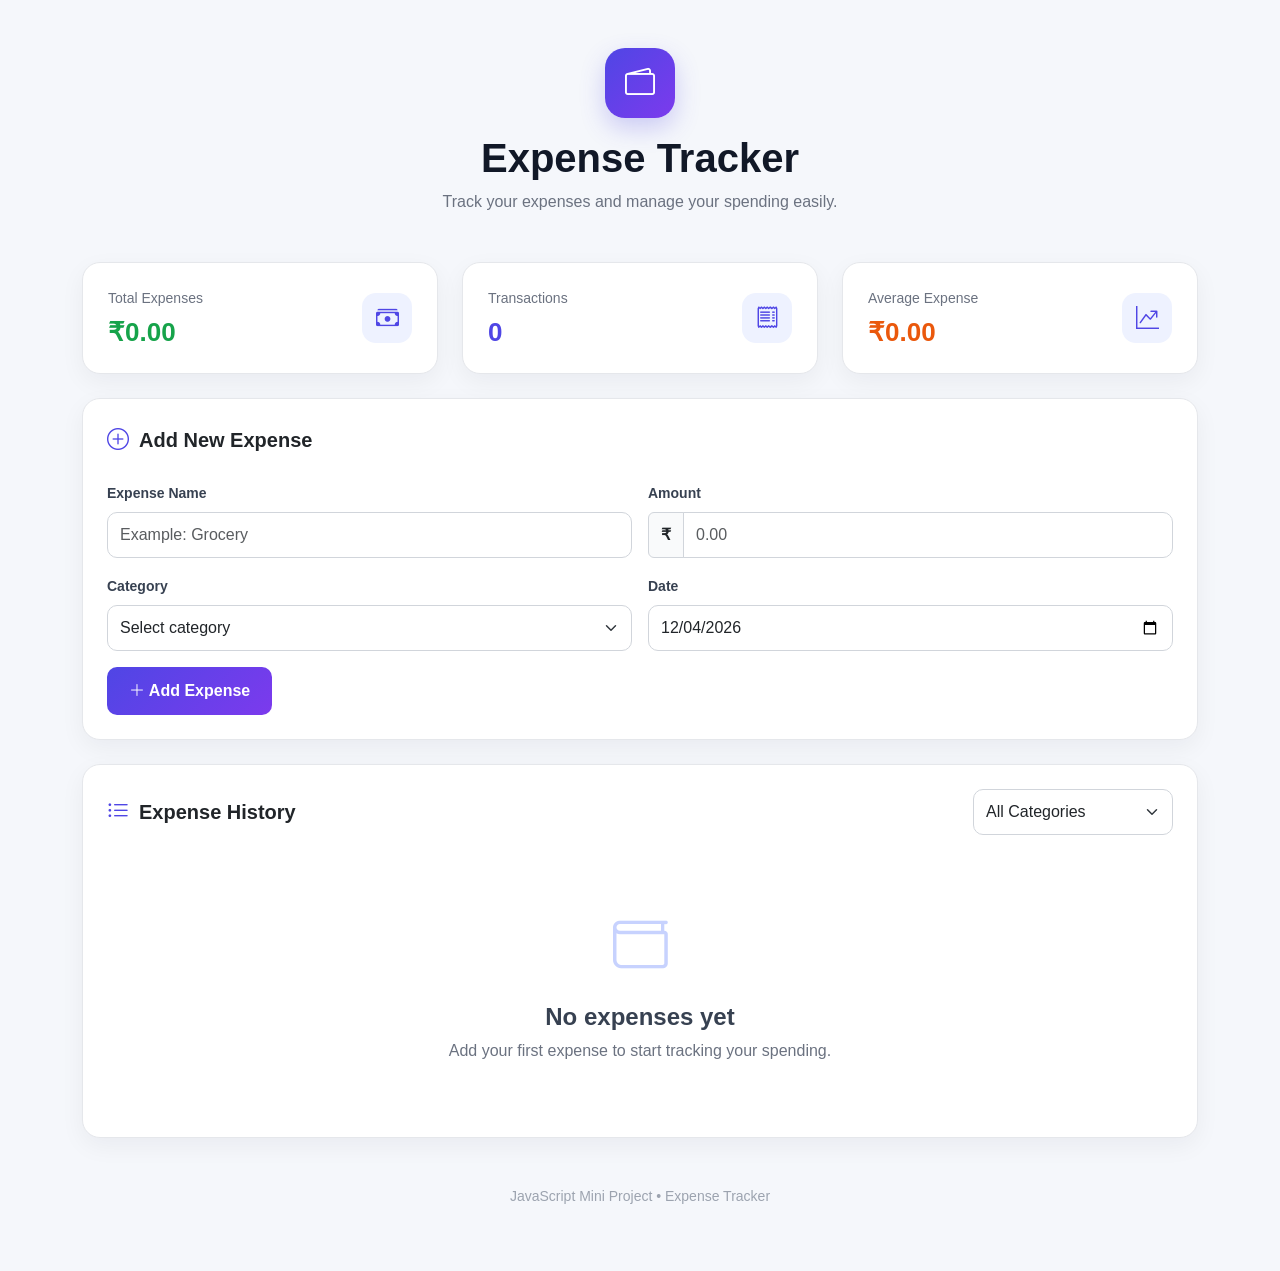
<file: expense-tracker/index.html>
<!DOCTYPE html>
<html lang="en">
<head>
    <meta charset="UTF-8">
    <meta name="viewport" content="width=device-width, initial-scale=1.0">

    <title>Expense Tracker | JavaScript Project</title>

    <link
        href="https://cdn.jsdelivr.net/npm/bootstrap@5.3.3/dist/css/bootstrap.min.css"
        rel="stylesheet"
    >

    <link
        href="https://cdn.jsdelivr.net/npm/bootstrap-icons@1.11.3/font/bootstrap-icons.css"
        rel="stylesheet"
    >

    <link rel="stylesheet" href="style.css">
</head>

<body>

    <div class="container py-5">

        <!-- Header -->
        <div class="text-center mb-5">
            <div class="app-icon">
                <i class="bi bi-wallet2"></i>
            </div>

            <h1 class="fw-bold mt-3">Expense Tracker</h1>

            <p class="text-muted">
                Track your expenses and manage your spending easily.
            </p>
        </div>


        <!-- Summary Cards -->
        <div class="row g-4 mb-4">

            <div class="col-md-4">
                <div class="summary-card total-card">
                    <div>
                        <p>Total Expenses</p>
                        <h2 id="totalAmount">₹0.00</h2>
                    </div>

                    <div class="summary-icon">
                        <i class="bi bi-cash-stack"></i>
                    </div>
                </div>
            </div>

            <div class="col-md-4">
                <div class="summary-card count-card">
                    <div>
                        <p>Transactions</p>
                        <h2 id="transactionCount">0</h2>
                    </div>

                    <div class="summary-icon">
                        <i class="bi bi-receipt"></i>
                    </div>
                </div>
            </div>

            <div class="col-md-4">
                <div class="summary-card average-card">
                    <div>
                        <p>Average Expense</p>
                        <h2 id="averageAmount">₹0.00</h2>
                    </div>

                    <div class="summary-icon">
                        <i class="bi bi-graph-up-arrow"></i>
                    </div>
                </div>
            </div>

        </div>


        <!-- Add Expense -->
        <div class="card custom-card mb-4">

            <div class="card-body p-4">

                <div class="section-title">
                    <i class="bi bi-plus-circle"></i>
                    <h3>Add New Expense</h3>
                </div>

                <form id="expenseForm">

                    <div class="row g-3">

                        <div class="col-md-6">
                            <label for="expenseName" class="form-label">
                                Expense Name
                            </label>

                            <input
                                type="text"
                                id="expenseName"
                                class="form-control"
                                placeholder="Example: Grocery"
                                required
                            >
                        </div>


                        <div class="col-md-6">
                            <label for="amount" class="form-label">
                                Amount
                            </label>

                            <div class="input-group">
                                <span class="input-group-text">₹</span>

                                <input
                                    type="number"
                                    id="amount"
                                    class="form-control"
                                    placeholder="0.00"
                                    min="0.01"
                                    step="0.01"
                                    required
                                >
                            </div>
                        </div>


                        <div class="col-md-6">
                            <label for="category" class="form-label">
                                Category
                            </label>

                            <select id="category" class="form-select" required>
                                <option value="">Select category</option>
                                <option value="Food">Food</option>
                                <option value="Transport">Transport</option>
                                <option value="Shopping">Shopping</option>
                                <option value="Bills">Bills</option>
                                <option value="Education">Education</option>
                                <option value="Entertainment">Entertainment</option>
                                <option value="Other">Other</option>
                            </select>
                        </div>


                        <div class="col-md-6">
                            <label for="date" class="form-label">
                                Date
                            </label>

                            <input
                                type="date"
                                id="date"
                                class="form-control"
                                required
                            >
                        </div>


                        <div class="col-12">
                            <button type="submit" class="btn add-btn">
                                <i class="bi bi-plus-lg"></i>
                                Add Expense
                            </button>
                        </div>

                    </div>

                </form>

            </div>

        </div>


        <!-- Expense List -->
        <div class="card custom-card">

            <div class="card-body p-4">

                <div class="expense-header">

                    <div class="section-title mb-0">
                        <i class="bi bi-list-ul"></i>
                        <h3>Expense History</h3>
                    </div>

                    <select id="filterCategory" class="form-select filter-select">
                        <option value="All">All Categories</option>
                        <option value="Food">Food</option>
                        <option value="Transport">Transport</option>
                        <option value="Shopping">Shopping</option>
                        <option value="Bills">Bills</option>
                        <option value="Education">Education</option>
                        <option value="Entertainment">Entertainment</option>
                        <option value="Other">Other</option>
                    </select>

                </div>


                <div id="emptyState" class="empty-state">

                    <i class="bi bi-wallet"></i>

                    <h4>No expenses yet</h4>

                    <p>
                        Add your first expense to start tracking your spending.
                    </p>

                </div>


                <div class="table-responsive">

                    <table class="table align-middle" id="expenseTable">

                        <thead>
                            <tr>
                                <th>Expense</th>
                                <th>Category</th>
                                <th>Date</th>
                                <th>Amount</th>
                                <th>Action</th>
                            </tr>
                        </thead>

                        <tbody id="expenseList"></tbody>

                    </table>

                </div>

            </div>

        </div>


        <footer class="text-center mt-5">
            <p>
                JavaScript Mini Project • Expense Tracker
            </p>
        </footer>

    </div>


    <script src="script.js"></script>

</body>
</html>
</file>
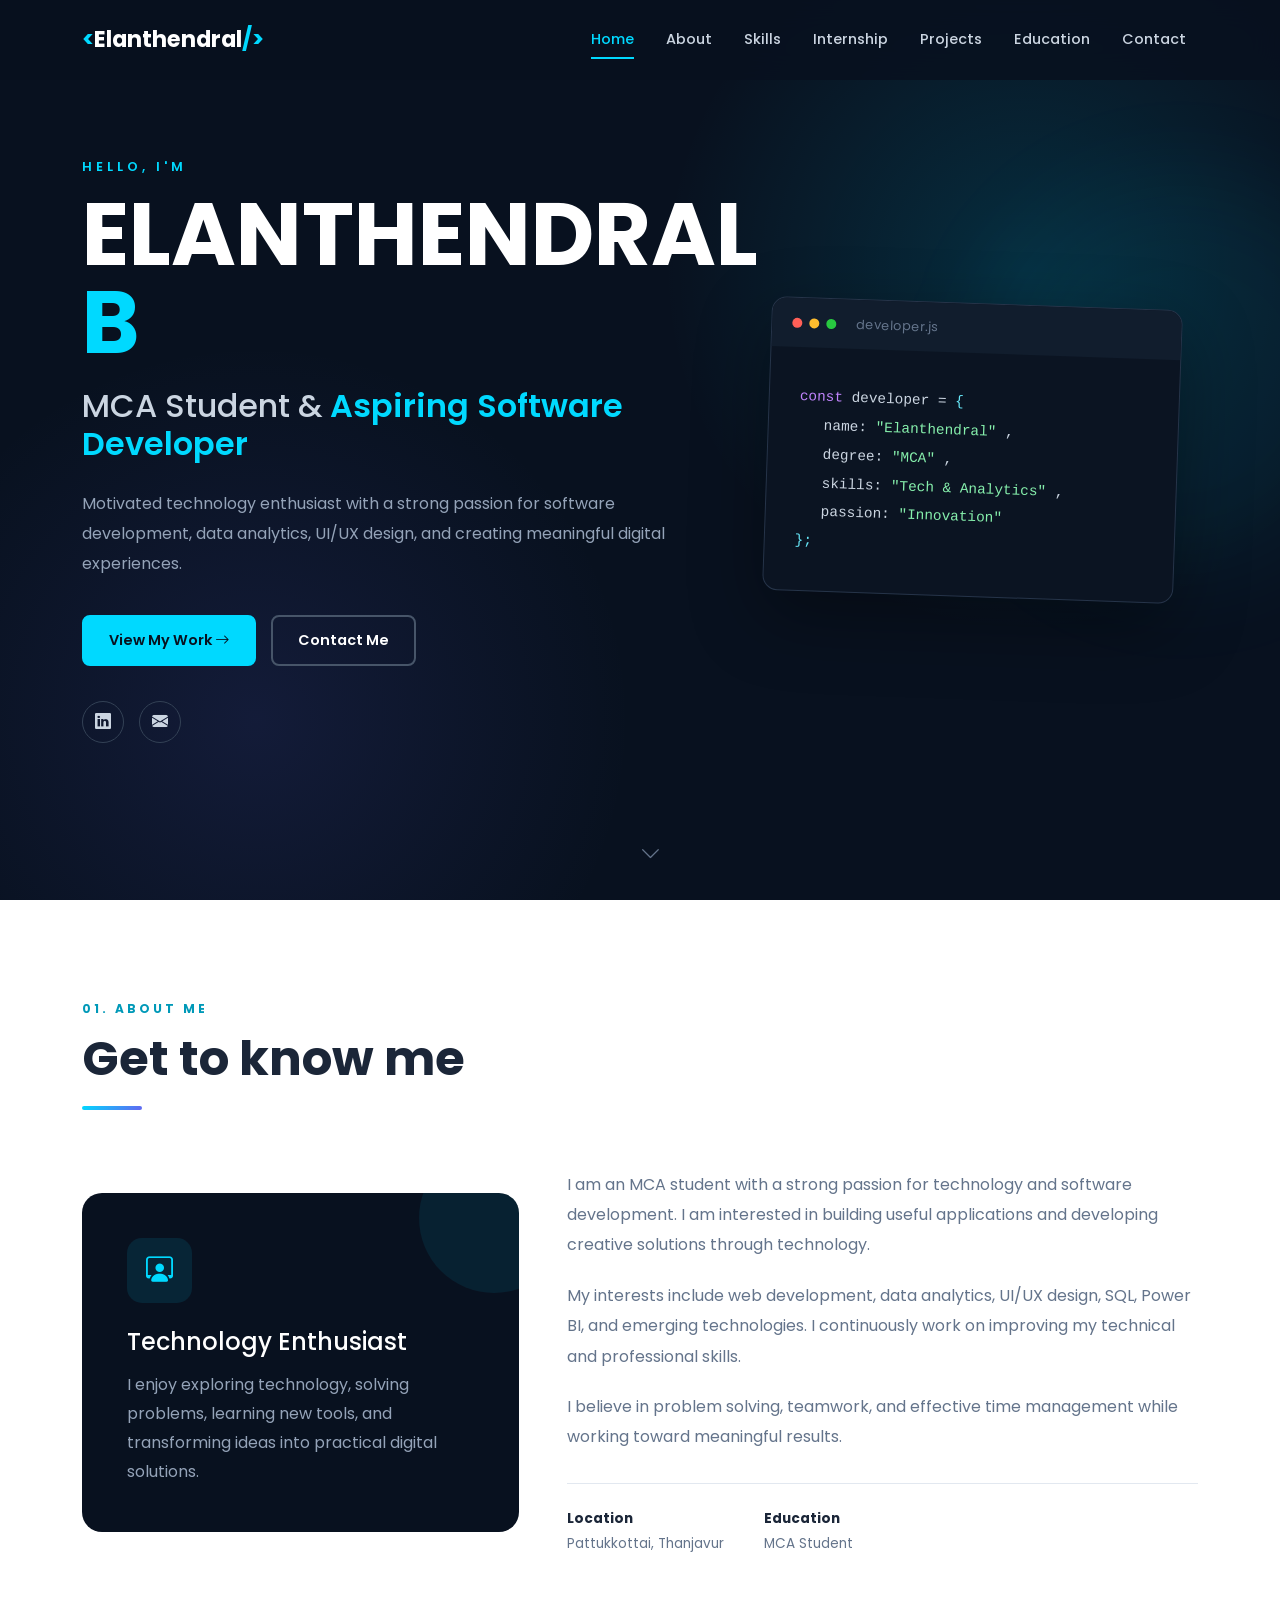
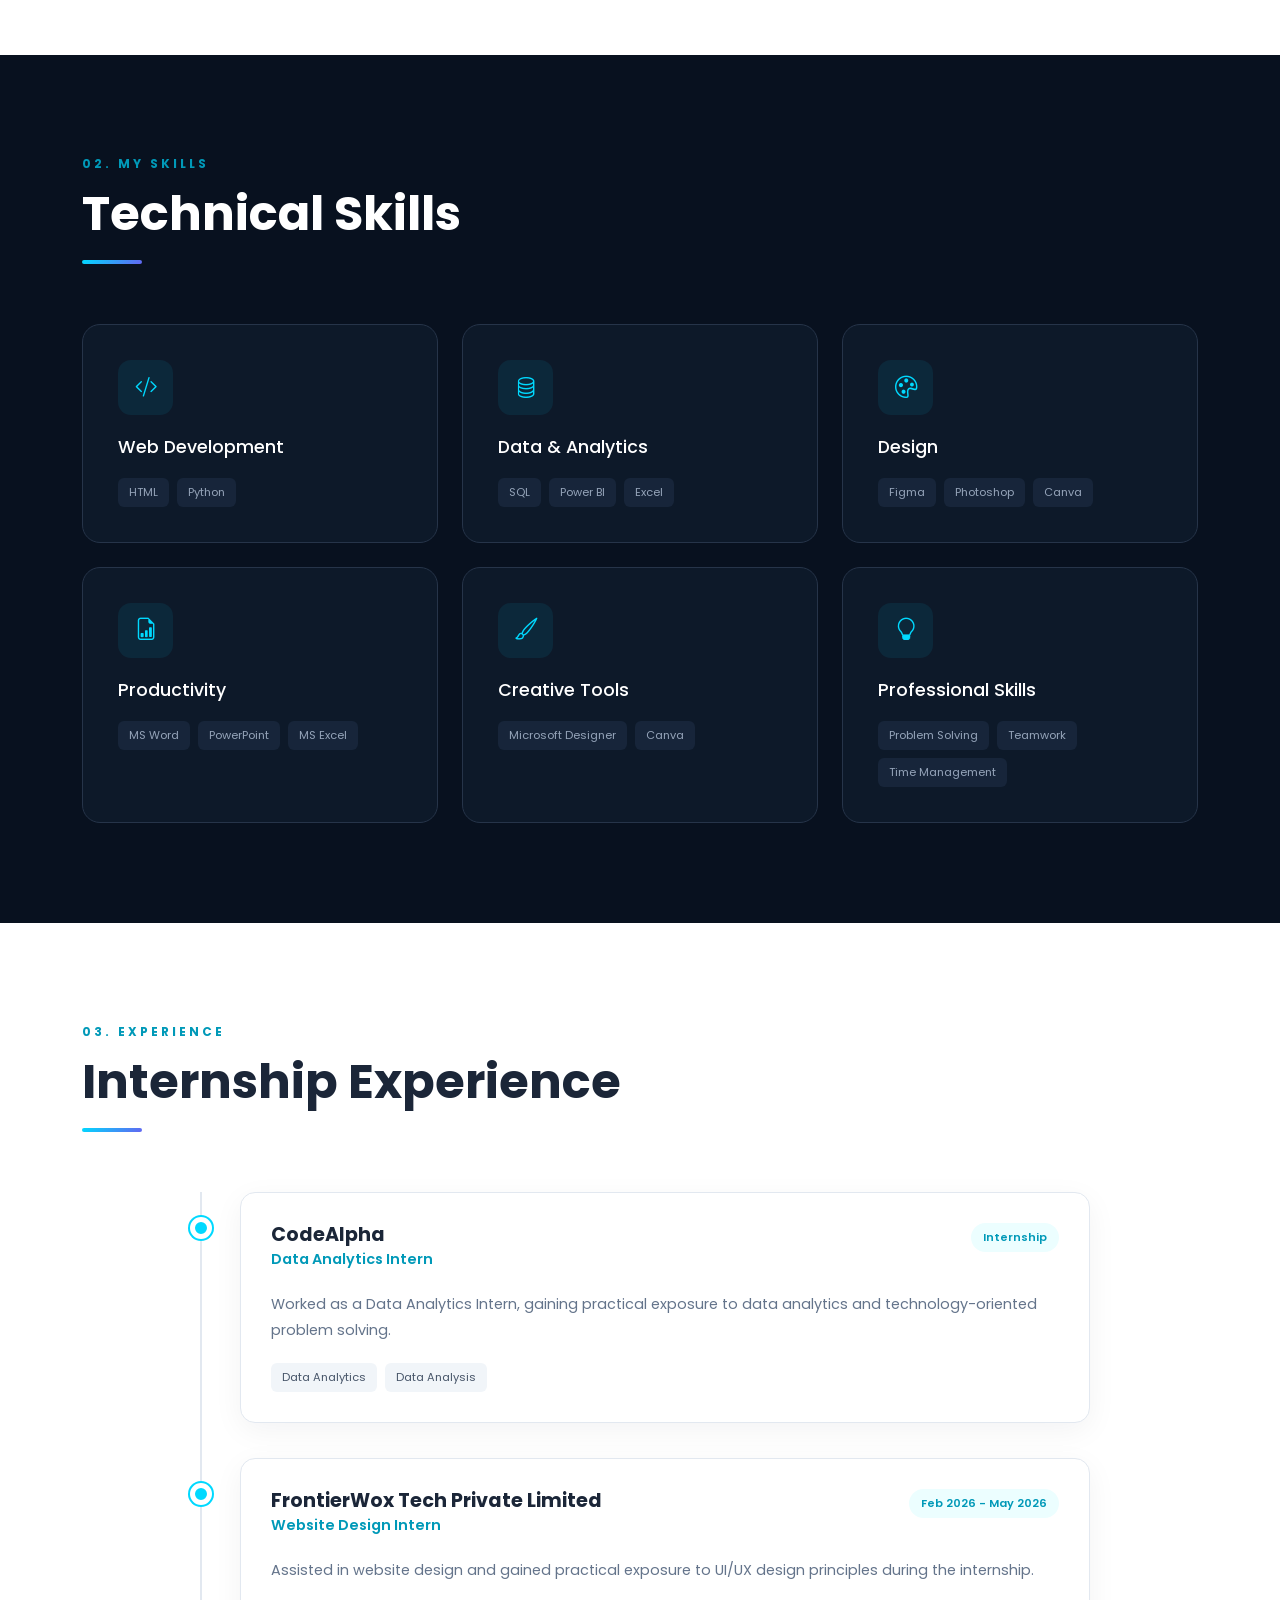
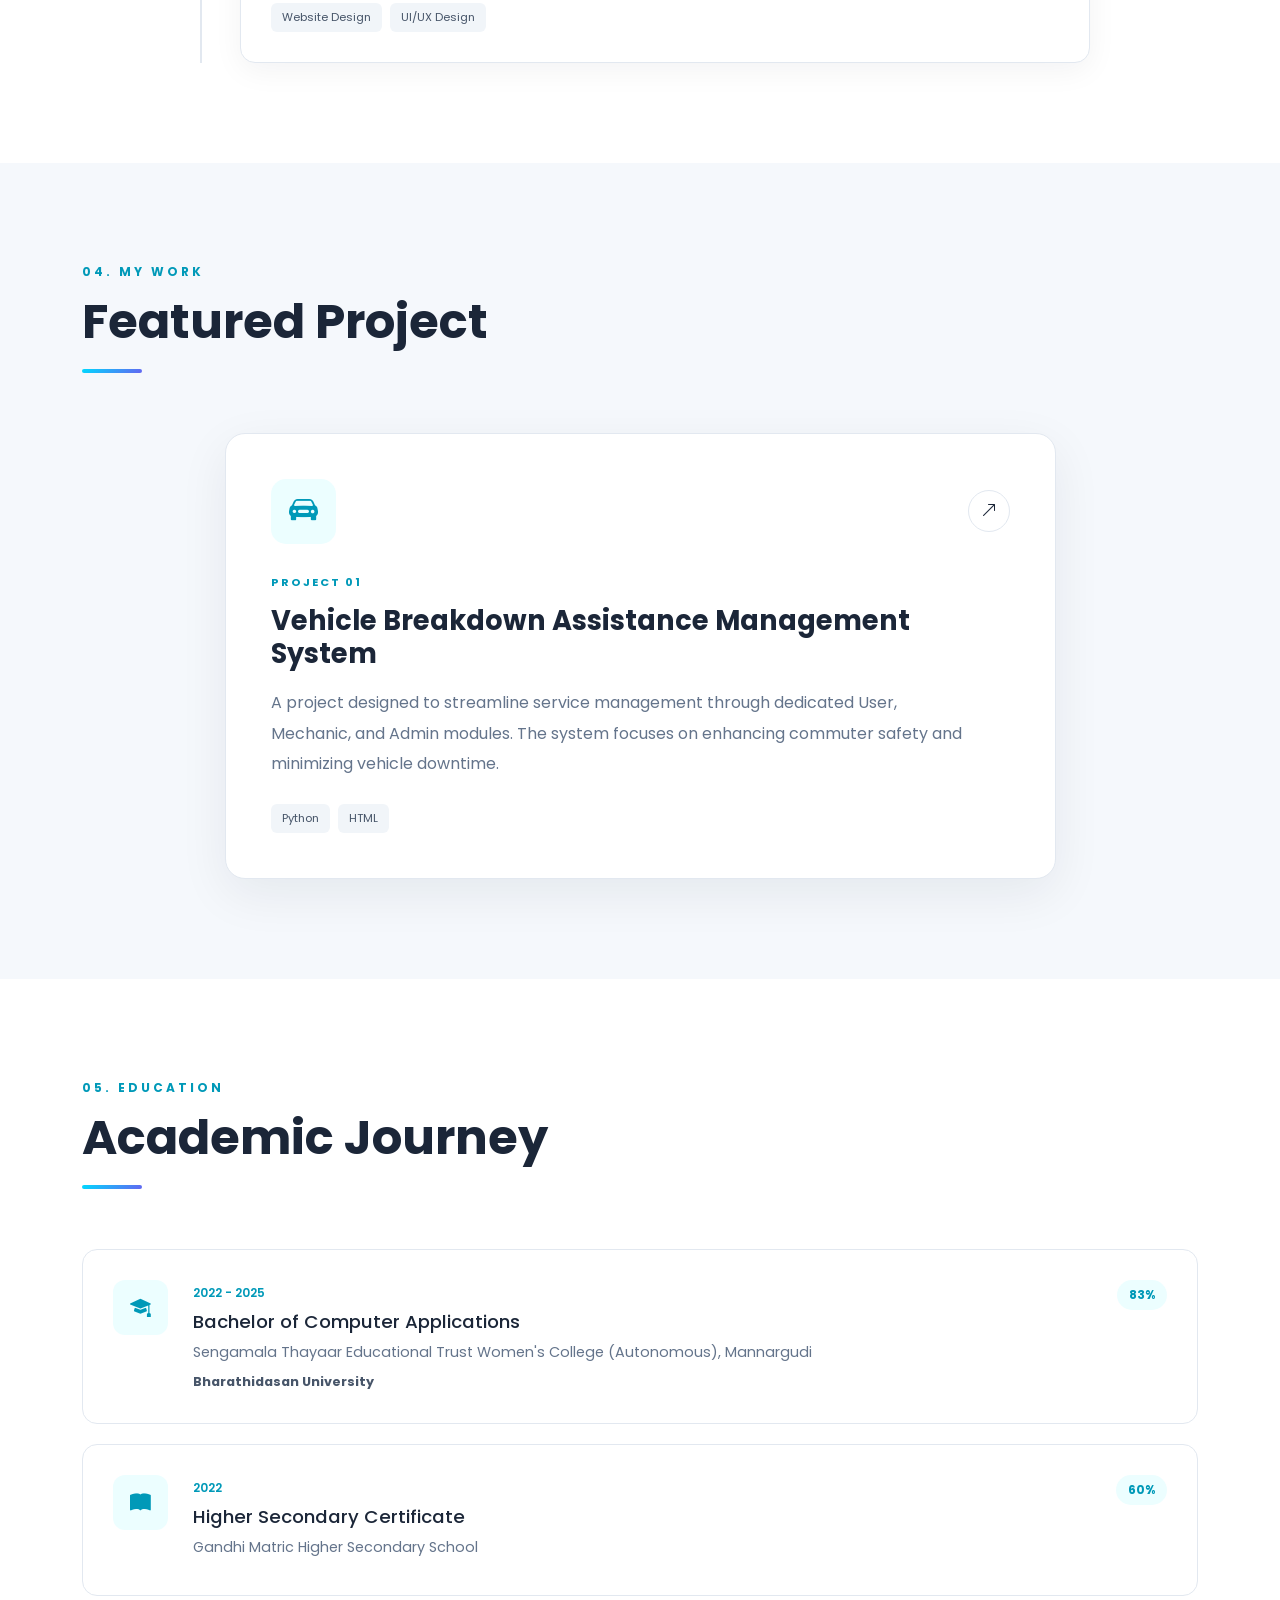
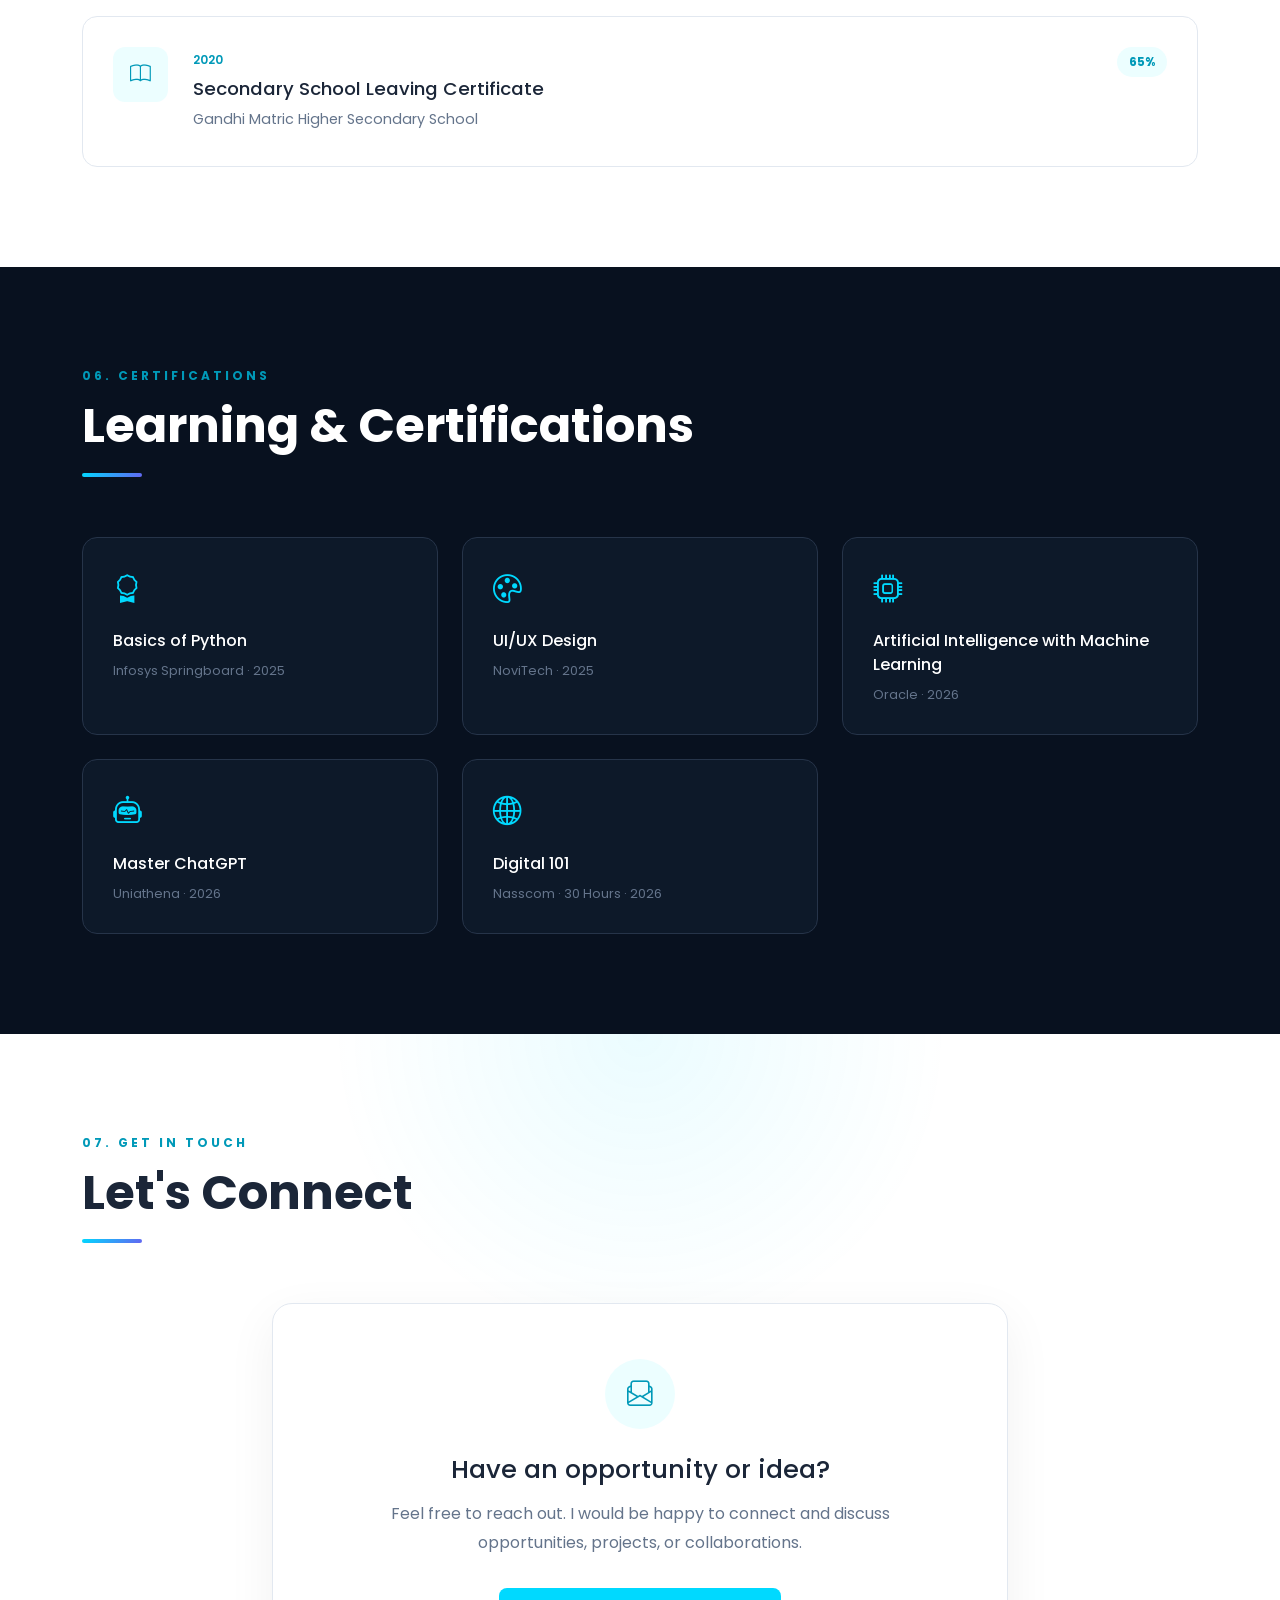
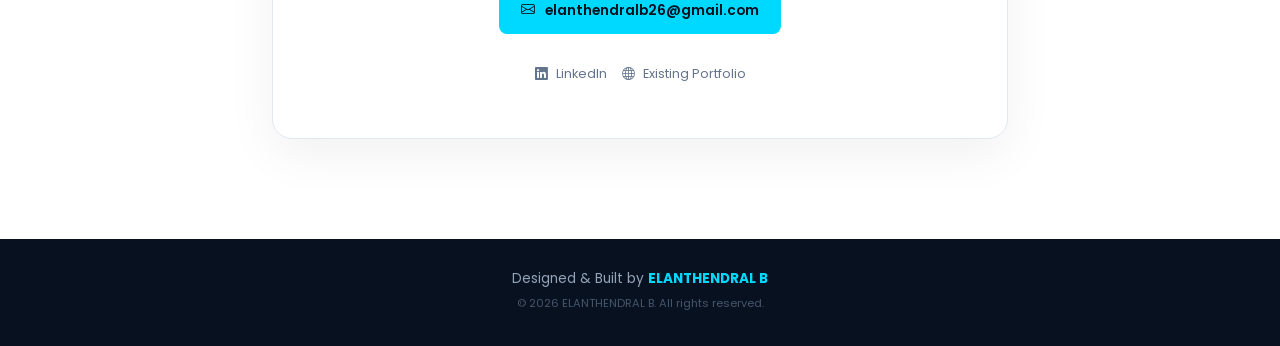
<file: portfolio/index.html>
<!DOCTYPE html>
<html lang="en">
<head>
    <meta charset="UTF-8">
    <meta name="viewport" content="width=device-width, initial-scale=1.0">

    <meta
        name="description"
        content="ELANTHENDRAL B - MCA Student and Aspiring Software Developer Portfolio"
    >

    <title>ELANTHENDRAL B | Portfolio</title>

    <!-- Google Font -->
    <link rel="preconnect" href="https://fonts.googleapis.com">
    <link rel="preconnect" href="https://fonts.gstatic.com" crossorigin>
    <link
        href="https://fonts.googleapis.com/css2?family=Poppins:wght@300;400;500;600;700&display=swap"
        rel="stylesheet"
    >

    <!-- Bootstrap -->
    <link
        href="https://cdn.jsdelivr.net/npm/bootstrap@5.3.3/dist/css/bootstrap.min.css"
        rel="stylesheet"
    >

    <!-- Bootstrap Icons -->
    <link
        rel="stylesheet"
        href="https://cdn.jsdelivr.net/npm/bootstrap-icons@1.11.3/font/bootstrap-icons.min.css"
    >

    <!-- Custom CSS -->
    <link rel="stylesheet" href="style.css">
</head>

<body>

    <!-- ================= NAVBAR ================= -->

    <nav class="navbar navbar-expand-lg fixed-top" id="navbar">
        <div class="container">

            <a class="navbar-brand" href="#home">
                <span>&lt;</span>Elanthendral<span>/&gt;</span>
            </a>

            <button
                class="navbar-toggler"
                type="button"
                data-bs-toggle="collapse"
                data-bs-target="#mainNavbar"
                aria-controls="mainNavbar"
                aria-expanded="false"
                aria-label="Toggle navigation"
            >
                <i class="bi bi-list"></i>
            </button>

            <div class="collapse navbar-collapse" id="mainNavbar">

                <ul class="navbar-nav ms-auto align-items-lg-center">

                    <li class="nav-item">
                        <a class="nav-link active" href="#home">Home</a>
                    </li>

                    <li class="nav-item">
                        <a class="nav-link" href="#about">About</a>
                    </li>

                    <li class="nav-item">
                        <a class="nav-link" href="#skills">Skills</a>
                    </li>

                    <li class="nav-item">
                        <a class="nav-link" href="#internship">Internship</a>
                    </li>

                    <li class="nav-item">
                        <a class="nav-link" href="#projects">Projects</a>
                    </li>

                    <li class="nav-item">
                        <a class="nav-link" href="#education">Education</a>
                    </li>

                    <li class="nav-item">
                        <a class="nav-link" href="#contact">Contact</a>
                    </li>

                </ul>

            </div>

        </div>
    </nav>


    <!-- ================= HERO ================= -->

    <section id="home" class="hero-section">

        <div class="container">

            <div class="row align-items-center min-vh-100">

                <div class="col-lg-7 hero-content">

                    <p class="hero-small-text">
                        HELLO, I'M
                    </p>

                    <h1>
                        ELANTHENDRAL <span>B</span>
                    </h1>

                    <h2>
                        MCA Student &amp;
                        <span class="typing-text"></span>
                    </h2>

                    <p class="hero-description">
                        Motivated technology enthusiast with a strong passion
                        for software development, data analytics, UI/UX design,
                        and creating meaningful digital experiences.
                    </p>

                    <div class="hero-buttons">

                        <a href="#projects" class="btn btn-primary-custom">
                            View My Work
                            <i class="bi bi-arrow-right"></i>
                        </a>

                        <a href="#contact" class="btn btn-outline-custom">
                            Contact Me
                        </a>

                    </div>

                    <div class="social-links">

                        <a
                            href="https://www.linkedin.com/in/elanthendralb"
                            target="_blank"
                            rel="noopener noreferrer"
                            aria-label="LinkedIn"
                        >
                            <i class="bi bi-linkedin"></i>
                        </a>

                        <a
                            href="mailto:elanthendralb26@gmail.com"
                            aria-label="Email"
                        >
                            <i class="bi bi-envelope-fill"></i>
                        </a>

                    </div>

                </div>


                <div class="col-lg-5">

                    <div class="hero-card">

                        <div class="code-window">

                            <div class="window-header">

                                <div class="window-dots">
                                    <span></span>
                                    <span></span>
                                    <span></span>
                                </div>

                                <span>developer.js</span>

                            </div>

                            <div class="code-content">

                                <p>
                                    <span class="code-keyword">const</span>
                                    developer =
                                    <span class="code-bracket">{</span>
                                </p>

                                <p class="code-indent">
                                    name:
                                    <span class="code-string">
                                        "Elanthendral"
                                    </span>,
                                </p>

                                <p class="code-indent">
                                    degree:
                                    <span class="code-string">
                                        "MCA"
                                    </span>,
                                </p>

                                <p class="code-indent">
                                    skills:
                                    <span class="code-string">
                                        "Tech & Analytics"
                                    </span>,
                                </p>

                                <p class="code-indent">
                                    passion:
                                    <span class="code-string">
                                        "Innovation"
                                    </span>
                                </p>

                                <p>
                                    <span class="code-bracket">};</span>
                                </p>

                            </div>

                        </div>

                    </div>

                </div>

            </div>

        </div>

        <a href="#about" class="scroll-down">
            <i class="bi bi-chevron-down"></i>
        </a>

    </section>


    <!-- ================= ABOUT ================= -->

    <section id="about" class="section-padding">

        <div class="container">

            <div class="section-heading">

                <span>01. ABOUT ME</span>

                <h2>
                    Get to know me
                </h2>

                <div class="heading-line"></div>

            </div>

            <div class="row align-items-center g-5">

                <div class="col-lg-5">

                    <div class="about-card">

                        <div class="about-icon">
                            <i class="bi bi-person-workspace"></i>
                        </div>

                        <h3>
                            Technology Enthusiast
                        </h3>

                        <p>
                            I enjoy exploring technology, solving problems,
                            learning new tools, and transforming ideas into
                            practical digital solutions.
                        </p>

                    </div>

                </div>

                <div class="col-lg-7">

                    <div class="about-text">

                        <p>
                            I am an MCA student with a strong passion for
                            technology and software development. I am interested
                            in building useful applications and developing
                            creative solutions through technology.
                        </p>

                        <p>
                            My interests include web development, data analytics,
                            UI/UX design, SQL, Power BI, and emerging technologies.
                            I continuously work on improving my technical and
                            professional skills.
                        </p>

                        <p>
                            I believe in problem solving, teamwork, and effective
                            time management while working toward meaningful
                            results.
                        </p>

                        <div class="about-info">

                            <div>
                                <strong>Location</strong>
                                <span>Pattukkottai, Thanjavur</span>
                            </div>

                            <div>
                                <strong>Education</strong>
                                <span>MCA Student</span>
                            </div>

                        </div>

                    </div>

                </div>

            </div>

        </div>

    </section>


    <!-- ================= SKILLS ================= -->

    <section id="skills" class="section-padding section-dark">

        <div class="container">

            <div class="section-heading light">

                <span>02. MY SKILLS</span>

                <h2>
                    Technical Skills
                </h2>

                <div class="heading-line"></div>

            </div>

            <div class="row g-4">

                <div class="col-md-6 col-lg-4">

                    <div class="skill-card">

                        <div class="skill-icon">
                            <i class="bi bi-code-slash"></i>
                        </div>

                        <h3>
                            Web Development
                        </h3>

                        <div class="skill-tags">
                            <span>HTML</span>
                            <span>Python</span>
                        </div>

                    </div>

                </div>


                <div class="col-md-6 col-lg-4">

                    <div class="skill-card">

                        <div class="skill-icon">
                            <i class="bi bi-database"></i>
                        </div>

                        <h3>
                            Data &amp; Analytics
                        </h3>

                        <div class="skill-tags">
                            <span>SQL</span>
                            <span>Power BI</span>
                            <span>Excel</span>
                        </div>

                    </div>

                </div>


                <div class="col-md-6 col-lg-4">

                    <div class="skill-card">

                        <div class="skill-icon">
                            <i class="bi bi-palette"></i>
                        </div>

                        <h3>
                            Design
                        </h3>

                        <div class="skill-tags">
                            <span>Figma</span>
                            <span>Photoshop</span>
                            <span>Canva</span>
                        </div>

                    </div>

                </div>


                <div class="col-md-6 col-lg-4">

                    <div class="skill-card">

                        <div class="skill-icon">
                            <i class="bi bi-file-earmark-bar-graph"></i>
                        </div>

                        <h3>
                            Productivity
                        </h3>

                        <div class="skill-tags">
                            <span>MS Word</span>
                            <span>PowerPoint</span>
                            <span>MS Excel</span>
                        </div>

                    </div>

                </div>


                <div class="col-md-6 col-lg-4">

                    <div class="skill-card">

                        <div class="skill-icon">
                            <i class="bi bi-brush"></i>
                        </div>

                        <h3>
                            Creative Tools
                        </h3>

                        <div class="skill-tags">
                            <span>Microsoft Designer</span>
                            <span>Canva</span>
                        </div>

                    </div>

                </div>


                <div class="col-md-6 col-lg-4">

                    <div class="skill-card">

                        <div class="skill-icon">
                            <i class="bi bi-lightbulb"></i>
                        </div>

                        <h3>
                            Professional Skills
                        </h3>

                        <div class="skill-tags">
                            <span>Problem Solving</span>
                            <span>Teamwork</span>
                            <span>Time Management</span>
                        </div>

                    </div>

                </div>

            </div>

        </div>

    </section>


    <!-- ================= INTERNSHIP ================= -->

    <section id="internship" class="section-padding">

        <div class="container">

            <div class="section-heading">

                <span>03. EXPERIENCE</span>

                <h2>
                    Internship Experience
                </h2>

                <div class="heading-line"></div>

            </div>

            <div class="timeline">

                <div class="timeline-item">

                    <div class="timeline-dot"></div>

                    <div class="timeline-card">

                        <div class="timeline-top">

                            <div>

                                <h3>
                                    CodeAlpha
                                </h3>

                                <h4>
                                    Data Analytics Intern
                                </h4>

                            </div>

                            <span class="experience-badge">
                                Internship
                            </span>

                        </div>

                        <p>
                            Worked as a Data Analytics Intern, gaining
                            practical exposure to data analytics and
                            technology-oriented problem solving.
                        </p>

                        <div class="experience-tags">
                            <span>Data Analytics</span>
                            <span>Data Analysis</span>
                        </div>

                    </div>

                </div>


                <div class="timeline-item">

                    <div class="timeline-dot"></div>

                    <div class="timeline-card">

                        <div class="timeline-top">

                            <div>

                                <h3>
                                    FrontierWox Tech Private Limited
                                </h3>

                                <h4>
                                    Website Design Intern
                                </h4>

                            </div>

                            <span class="experience-badge">
                                Feb 2026 - May 2026
                            </span>

                        </div>

                        <p>
                            Assisted in website design and gained practical
                            exposure to UI/UX design principles during the
                            internship.
                        </p>

                        <div class="experience-tags">
                            <span>Website Design</span>
                            <span>UI/UX Design</span>
                        </div>

                    </div>

                </div>

            </div>

        </div>

    </section>


    <!-- ================= PROJECTS ================= -->

    <section id="projects" class="section-padding section-light">

        <div class="container">

            <div class="section-heading">

                <span>04. MY WORK</span>

                <h2>
                    Featured Project
                </h2>

                <div class="heading-line"></div>

            </div>

            <div class="row justify-content-center">

                <div class="col-lg-9">

                    <article class="project-card">

                        <div class="project-top">

                            <div class="project-icon">
                                <i class="bi bi-car-front-fill"></i>
                            </div>

                            <div class="project-links">

                                <a
                                    href="#contact"
                                    aria-label="Project contact"
                                >
                                    <i class="bi bi-arrow-up-right"></i>
                                </a>

                            </div>

                        </div>

                        <span class="project-number">
                            PROJECT 01
                        </span>

                        <h3>
                            Vehicle Breakdown Assistance
                            Management System
                        </h3>

                        <p>
                            A project designed to streamline service management
                            through dedicated User, Mechanic, and Admin modules.
                            The system focuses on enhancing commuter safety and
                            minimizing vehicle downtime.
                        </p>

                        <div class="project-tech">

                            <span>Python</span>
                            <span>HTML</span>

                        </div>

                    </article>

                </div>

            </div>

        </div>

    </section>


    <!-- ================= EDUCATION ================= -->

    <section id="education" class="section-padding">

        <div class="container">

            <div class="section-heading">

                <span>05. EDUCATION</span>

                <h2>
                    Academic Journey
                </h2>

                <div class="heading-line"></div>

            </div>

            <div class="education-list">

                <div class="education-card">

                    <div class="education-icon">
                        <i class="bi bi-mortarboard-fill"></i>
                    </div>

                    <div class="education-content">

                        <span>
                            2022 - 2025
                        </span>

                        <h3>
                            Bachelor of Computer Applications
                        </h3>

                        <p>
                            Sengamala Thayaar Educational Trust Women's
                            College (Autonomous), Mannargudi
                        </p>

                        <strong>
                            Bharathidasan University
                        </strong>

                        <div class="percentage">
                            83%
                        </div>

                    </div>

                </div>


                <div class="education-card">

                    <div class="education-icon">
                        <i class="bi bi-book-fill"></i>
                    </div>

                    <div class="education-content">

                        <span>
                            2022
                        </span>

                        <h3>
                            Higher Secondary Certificate
                        </h3>

                        <p>
                            Gandhi Matric Higher Secondary School
                        </p>

                        <div class="percentage">
                            60%
                        </div>

                    </div>

                </div>


                <div class="education-card">

                    <div class="education-icon">
                        <i class="bi bi-book"></i>
                    </div>

                    <div class="education-content">

                        <span>
                            2020
                        </span>

                        <h3>
                            Secondary School Leaving Certificate
                        </h3>

                        <p>
                            Gandhi Matric Higher Secondary School
                        </p>

                        <div class="percentage">
                            65%
                        </div>

                    </div>

                </div>

            </div>

        </div>

    </section>


    <!-- ================= CERTIFICATIONS ================= -->

    <section class="section-padding section-dark">

        <div class="container">

            <div class="section-heading light">

                <span>06. CERTIFICATIONS</span>

                <h2>
                    Learning &amp; Certifications
                </h2>

                <div class="heading-line"></div>

            </div>

            <div class="row g-4">

                <div class="col-md-6 col-lg-4">

                    <div class="certificate-card">
                        <i class="bi bi-award"></i>
                        <h3>Basics of Python</h3>
                        <p>Infosys Springboard · 2025</p>
                    </div>

                </div>

                <div class="col-md-6 col-lg-4">

                    <div class="certificate-card">
                        <i class="bi bi-palette"></i>
                        <h3>UI/UX Design</h3>
                        <p>NoviTech · 2025</p>
                    </div>

                </div>

                <div class="col-md-6 col-lg-4">

                    <div class="certificate-card">
                        <i class="bi bi-cpu"></i>
                        <h3>Artificial Intelligence with Machine Learning</h3>
                        <p>Oracle · 2026</p>
                    </div>

                </div>

                <div class="col-md-6 col-lg-4">

                    <div class="certificate-card">
                        <i class="bi bi-robot"></i>
                        <h3>Master ChatGPT</h3>
                        <p>Uniathena · 2026</p>
                    </div>

                </div>

                <div class="col-md-6 col-lg-4">

                    <div class="certificate-card">
                        <i class="bi bi-globe2"></i>
                        <h3>Digital 101</h3>
                        <p>Nasscom · 30 Hours · 2026</p>
                    </div>

                </div>

            </div>

        </div>

    </section>


    <!-- ================= CONTACT ================= -->

    <section id="contact" class="section-padding contact-section">

        <div class="container">

            <div class="section-heading">

                <span>07. GET IN TOUCH</span>

                <h2>
                    Let's Connect
                </h2>

                <div class="heading-line"></div>

            </div>

            <div class="row justify-content-center">

                <div class="col-lg-8">

                    <div class="contact-card">

                        <div class="contact-icon">
                            <i class="bi bi-envelope-paper"></i>
                        </div>

                        <h3>
                            Have an opportunity or idea?
                        </h3>

                        <p>
                            Feel free to reach out. I would be happy to
                            connect and discuss opportunities, projects,
                            or collaborations.
                        </p>

                        <a
                            href="mailto:elanthendralb26@gmail.com"
                            class="email-button"
                        >
                            <i class="bi bi-envelope"></i>
                            elanthendralb26@gmail.com
                        </a>

                        <div class="contact-socials">

                            <a
                                href="https://www.linkedin.com/in/elanthendralb"
                                target="_blank"
                                rel="noopener noreferrer"
                            >
                                <i class="bi bi-linkedin"></i>
                                LinkedIn
                            </a>

                            <a
                                href="https://elanthendralb26.wixsite.com/portfolio"
                                target="_blank"
                                rel="noopener noreferrer"
                            >
                                <i class="bi bi-globe"></i>
                                Existing Portfolio
                            </a>

                        </div>

                    </div>

                </div>

            </div>

        </div>

    </section>


    <!-- ================= FOOTER ================= -->

    <footer>

        <div class="container">

            <p>
                Designed &amp; Built by
                <strong>ELANTHENDRAL B</strong>
            </p>

            <p class="footer-small">
                © <span id="currentYear"></span>
                ELANTHENDRAL B. All rights reserved.
            </p>

        </div>

    </footer>


    <!-- Bootstrap JS -->
    <script
        src="https://cdn.jsdelivr.net/npm/bootstrap@5.3.3/dist/js/bootstrap.bundle.min.js"
    ></script>

    <!-- Custom JS -->
    <script src="script.js"></script>

</body>
</html>
</file>
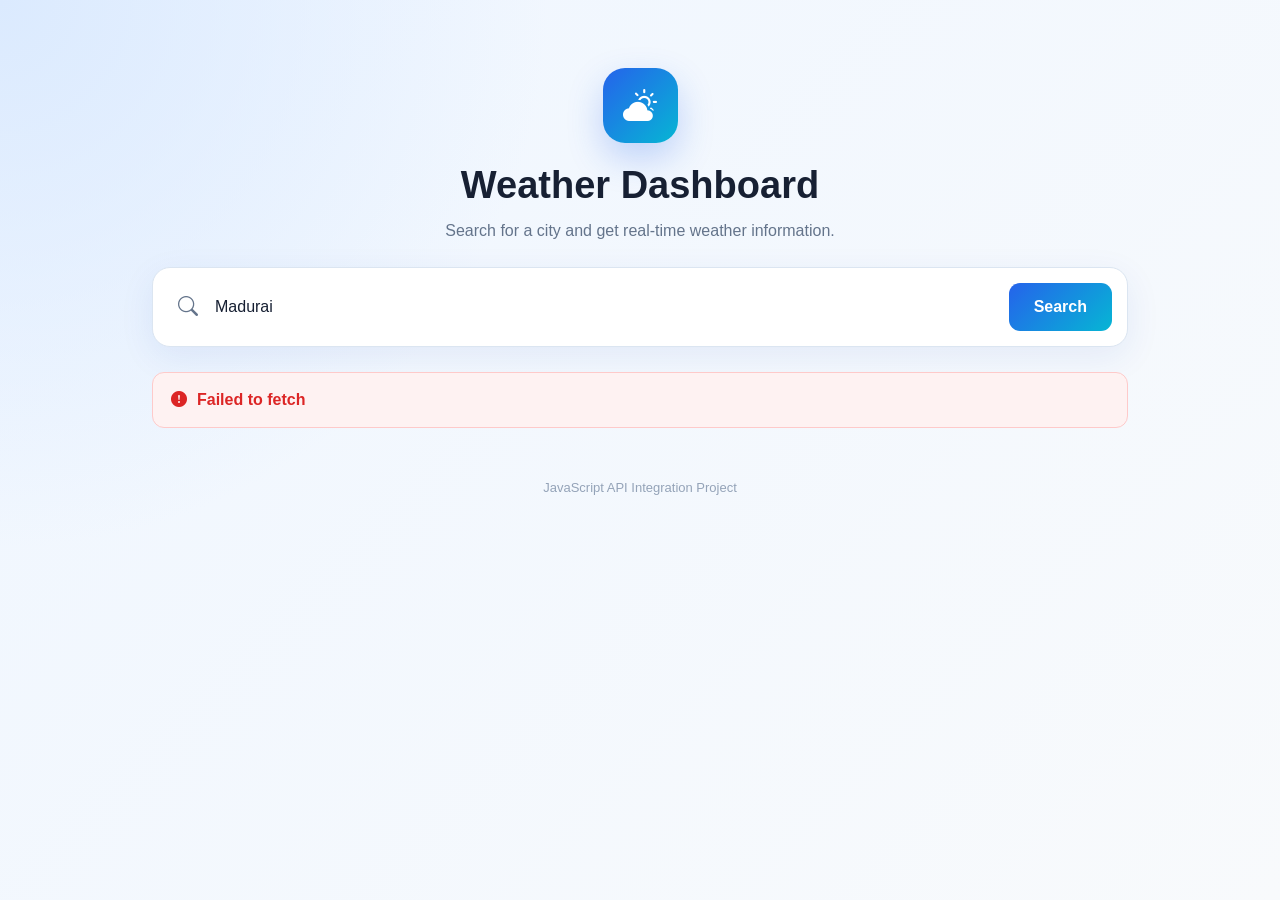
<file: weather-dashboard/index.html>
<!DOCTYPE html>
<html lang="en">
<head>
    <meta charset="UTF-8">
    <meta name="viewport" content="width=device-width, initial-scale=1.0">

    <title>Weather Dashboard</title>

    <link
        href="https://cdn.jsdelivr.net/npm/bootstrap@5.3.3/dist/css/bootstrap.min.css"
        rel="stylesheet"
    >

    <link
        href="https://cdn.jsdelivr.net/npm/bootstrap-icons@1.11.3/font/bootstrap-icons.css"
        rel="stylesheet"
    >

    <link rel="stylesheet" href="style.css">
</head>

<body>

    <main class="container py-5">

        <!-- Header -->
        <section class="hero text-center mb-4">

            <div class="weather-logo">
                <i class="bi bi-cloud-sun-fill"></i>
            </div>

            <h1>Weather Dashboard</h1>

            <p>
                Search for a city and get real-time weather information.
            </p>

        </section>


        <!-- Search -->
        <section class="search-card">

            <form id="searchForm">

                <div class="search-wrapper">

                    <i class="bi bi-search"></i>

                    <input
                        type="text"
                        id="cityInput"
                        placeholder="Enter city name..."
                        autocomplete="off"
                        required
                    >

                    <button type="submit" id="searchButton">
                        Search
                    </button>

                </div>

            </form>

        </section>


        <!-- Loading -->
        <div id="loading" class="loading-state">

            <div class="spinner-border" role="status"></div>

            <p>Loading weather data...</p>

        </div>


        <!-- Error -->
        <div id="errorMessage" class="error-message">

            <i class="bi bi-exclamation-circle-fill"></i>

            <span id="errorText">
                Something went wrong.
            </span>

        </div>


        <!-- Weather -->
        <section id="weatherContent" class="weather-content">

            <!-- Location -->
            <div class="location-header">

                <div>
                    <span class="location-label">
                        Current Weather
                    </span>

                    <h2 id="cityName">--</h2>

                    <p id="locationDetails">--</p>
                </div>

                <i class="bi bi-geo-alt-fill location-icon"></i>

            </div>


            <!-- Main Weather -->
            <div class="main-weather">

                <div class="weather-icon-container">
                    <i id="weatherIcon" class="bi bi-cloud-sun-fill"></i>
                </div>

                <div class="temperature">

                    <span id="temperature">--</span>

                    <sup>°C</sup>

                    <p id="weatherDescription">
                        --
                    </p>

                </div>

            </div>


            <!-- Weather Details -->
            <div class="row g-3 mt-3">

                <div class="col-md-3 col-6">

                    <div class="weather-stat">

                        <i class="bi bi-thermometer-half"></i>

                        <span>Feels Like</span>

                        <strong id="feelsLike">--</strong>

                    </div>

                </div>


                <div class="col-md-3 col-6">

                    <div class="weather-stat">

                        <i class="bi bi-droplet-fill"></i>

                        <span>Humidity</span>

                        <strong id="humidity">--</strong>

                    </div>

                </div>


                <div class="col-md-3 col-6">

                    <div class="weather-stat">

                        <i class="bi bi-wind"></i>

                        <span>Wind Speed</span>

                        <strong id="windSpeed">--</strong>

                    </div>

                </div>


                <div class="col-md-3 col-6">

                    <div class="weather-stat">

                        <i class="bi bi-clouds-fill"></i>

                        <span>Cloud Cover</span>

                        <strong id="cloudCover">--</strong>

                    </div>

                </div>

            </div>


            <!-- API Information -->
            <div class="api-info mt-4">

                <i class="bi bi-check-circle-fill"></i>

                <span>
                    Weather data powered by Open-Meteo API
                </span>

            </div>

        </section>


        <!-- Footer -->
        <footer>
            <p>
                JavaScript API Integration Project
            </p>
        </footer>

    </main>


    <script src="script.js"></script>

</body>
</html>
</file>
<file: expense-tracker/style.css>
:root {
    --primary: #4f46e5;
    --primary-dark: #3730a3;
    --background: #f5f7fb;
    --card: #ffffff;
    --text: #1f2937;
    --muted: #6b7280;
    --border: #e5e7eb;
    --danger: #dc2626;
}

* {
    margin: 0;
    padding: 0;
    box-sizing: border-box;
}

body {
    font-family: Arial, Helvetica, sans-serif;
    background: var(--background);
    color: var(--text);
    min-height: 100vh;
}


/* Header */

.app-icon {
    width: 70px;
    height: 70px;
    margin: auto;

    display: flex;
    align-items: center;
    justify-content: center;

    border-radius: 20px;

    background: linear-gradient(
        135deg,
        var(--primary),
        #7c3aed
    );

    color: white;
    font-size: 30px;

    box-shadow: 0 10px 25px rgba(79, 70, 229, 0.25);
}

h1 {
    color: #111827;
}

.text-muted {
    color: var(--muted) !important;
}


/* Summary Cards */

.summary-card {
    background: var(--card);

    border-radius: 18px;

    padding: 25px;

    display: flex;
    align-items: center;
    justify-content: space-between;

    border: 1px solid var(--border);

    box-shadow: 0 8px 25px rgba(15, 23, 42, 0.05);

    transition: 0.3s ease;
}

.summary-card:hover {
    transform: translateY(-4px);

    box-shadow: 0 14px 30px rgba(15, 23, 42, 0.09);
}

.summary-card p {
    margin-bottom: 8px;

    color: var(--muted);

    font-size: 14px;
}

.summary-card h2 {
    margin: 0;

    font-size: 26px;

    font-weight: 700;
}

.total-card h2 {
    color: #16a34a;
}

.count-card h2 {
    color: var(--primary);
}

.average-card h2 {
    color: #ea580c;
}

.summary-icon {
    width: 50px;
    height: 50px;

    display: flex;
    align-items: center;
    justify-content: center;

    border-radius: 14px;

    background: #eef2ff;

    color: var(--primary);

    font-size: 23px;
}


/* Main Cards */

.custom-card {
    border: 1px solid var(--border);

    border-radius: 18px;

    box-shadow: 0 8px 25px rgba(15, 23, 42, 0.05);

    overflow: hidden;
}


/* Section Titles */

.section-title {
    display: flex;
    align-items: center;
    gap: 10px;

    margin-bottom: 25px;
}

.section-title i {
    color: var(--primary);
    font-size: 22px;
}

.section-title h3 {
    margin: 0;

    font-size: 20px;

    font-weight: 700;
}


/* Form */

.form-label {
    font-weight: 600;

    font-size: 14px;

    color: #374151;
}

.form-control,
.form-select {
    min-height: 46px;

    border: 1px solid #d1d5db;

    border-radius: 10px;
}

.form-control:focus,
.form-select:focus {
    border-color: var(--primary);

    box-shadow: 0 0 0 3px rgba(79, 70, 229, 0.12);
}

.input-group-text {
    background: #f9fafb;

    border-color: #d1d5db;

    font-weight: 600;
}


/* Add Button */

.add-btn {
    background: linear-gradient(
        135deg,
        var(--primary),
        #7c3aed
    );

    color: white;

    border: none;

    padding: 12px 22px;

    border-radius: 10px;

    font-weight: 600;

    transition: 0.3s ease;
}

.add-btn:hover {
    background: linear-gradient(
        135deg,
        var(--primary-dark),
        #6d28d9
    );

    color: white;

    transform: translateY(-2px);
}


/* Expense Header */

.expense-header {
    display: flex;

    align-items: center;

    justify-content: space-between;

    gap: 20px;

    margin-bottom: 20px;
}

.filter-select {
    width: 200px;
}


/* Table */

.table {
    margin-bottom: 0;
}

.table thead th {
    color: #6b7280;

    font-size: 13px;

    text-transform: uppercase;

    letter-spacing: 0.5px;

    border-bottom: 1px solid var(--border);

    padding: 15px;
}

.table tbody td {
    padding: 16px 15px;

    border-bottom: 1px solid #f0f1f3;

    vertical-align: middle;
}

.table tbody tr:last-child td {
    border-bottom: none;
}

.expense-name {
    font-weight: 600;
}

.category-badge {
    display: inline-block;

    padding: 6px 10px;

    border-radius: 20px;

    background: #eef2ff;

    color: var(--primary);

    font-size: 12px;

    font-weight: 600;
}

.amount-text {
    color: #dc2626;

    font-weight: 700;
}

.delete-btn {
    width: 36px;
    height: 36px;

    display: inline-flex;

    align-items: center;
    justify-content: center;

    border: none;

    border-radius: 9px;

    background: #fef2f2;

    color: var(--danger);

    transition: 0.2s ease;
}

.delete-btn:hover {
    background: #fee2e2;

    transform: scale(1.05);
}


/* Empty State */

.empty-state {
    text-align: center;

    padding: 50px 20px;

    color: var(--muted);
}

.empty-state i {
    font-size: 55px;

    color: #c7d2fe;

    display: block;

    margin-bottom: 15px;
}

.empty-state h4 {
    color: #374151;

    font-weight: 700;

    margin-bottom: 8px;
}

.empty-state p {
    margin: 0;
}


/* Footer */

footer {
    color: #9ca3af;

    font-size: 14px;
}


/* Responsive */

@media (max-width: 768px) {

    .container {
        padding-left: 15px;
        padding-right: 15px;
    }

    .expense-header {
        align-items: flex-start;

        flex-direction: column;
    }

    .filter-select {
        width: 100%;
    }

    .summary-card {
        padding: 20px;
    }

    .table {
        min-width: 700px;
    }
}


@media (max-width: 576px) {

    .app-icon {
        width: 60px;
        height: 60px;

        font-size: 25px;
    }

    h1 {
        font-size: 28px;
    }

    .summary-card h2 {
        font-size: 22px;
    }

    .section-title h3 {
        font-size: 18px;
    }

    .add-btn {
        width: 100%;
    }
}
</file>
<file: portfolio/style.css>
/* =========================================================
   GLOBAL
========================================================= */

:root {
    --primary: #00d9ff;
    --primary-dark: #0099b8;
    --dark: #08111f;
    --dark-light: #101c2d;
    --text: #1b2638;
    --muted: #64748b;
    --white: #ffffff;
    --light: #f5f8fc;
    --border: #e2e8f0;
    --gradient: linear-gradient(135deg, #00d9ff, #6366f1);
}

* {
    margin: 0;
    padding: 0;
    box-sizing: border-box;
}

html {
    scroll-behavior: smooth;
    scroll-padding-top: 80px;
}

body {
    font-family: "Poppins", sans-serif;
    color: var(--text);
    background: var(--white);
    overflow-x: hidden;
}

a {
    text-decoration: none;
}

img {
    max-width: 100%;
}

.section-padding {
    padding: 100px 0;
}

.section-light {
    background: var(--light);
}

.section-dark {
    background: var(--dark);
}


/* =========================================================
   NAVBAR
========================================================= */

.navbar {
    padding: 18px 0;
    background: rgba(8, 17, 31, 0.85);
    backdrop-filter: blur(15px);
    transition: 0.3s ease;
}

.navbar.scrolled {
    padding: 12px 0;
    background: rgba(8, 17, 31, 0.97);
    box-shadow: 0 5px 30px rgba(0, 0, 0, 0.15);
}

.navbar-brand {
    color: white;
    font-size: 1.4rem;
    font-weight: 700;
}

.navbar-brand:hover {
    color: white;
}

.navbar-brand span {
    color: var(--primary);
}

.navbar-nav {
    gap: 8px;
}

.nav-link {
    position: relative;
    color: #cbd5e1 !important;
    font-size: 0.9rem;
    font-weight: 500;
    padding: 8px 12px !important;
    transition: 0.3s;
}

.nav-link:hover,
.nav-link.active {
    color: var(--primary) !important;
}

.nav-link::after {
    content: "";
    position: absolute;
    width: 0;
    height: 2px;
    bottom: 0;
    left: 12px;
    background: var(--primary);
    transition: 0.3s;
}

.nav-link:hover::after,
.nav-link.active::after {
    width: calc(100% - 24px);
}

.navbar-toggler {
    border: 1px solid rgba(255, 255, 255, 0.3);
    color: white;
    padding: 7px 10px;
}

.navbar-toggler:focus {
    box-shadow: none;
}


/* =========================================================
   HERO
========================================================= */

.hero-section {
    position: relative;
    min-height: 100vh;
    color: white;
    background:
        radial-gradient(
            circle at 80% 30%,
            rgba(0, 217, 255, 0.14),
            transparent 30%
        ),
        radial-gradient(
            circle at 20% 80%,
            rgba(99, 102, 241, 0.12),
            transparent 30%
        ),
        var(--dark);
    overflow: hidden;
}

.hero-section::before {
    content: "";
    position: absolute;
    width: 400px;
    height: 400px;
    border-radius: 50%;
    background: rgba(0, 217, 255, 0.05);
    filter: blur(50px);
    top: 20%;
    right: -100px;
}

.hero-content {
    position: relative;
    z-index: 2;
}

.hero-small-text {
    color: var(--primary);
    letter-spacing: 4px;
    font-size: 0.8rem;
    font-weight: 600;
    margin-bottom: 15px;
}

.hero-content h1 {
    font-size: clamp(2.8rem, 7vw, 5.5rem);
    line-height: 1;
    font-weight: 700;
    margin-bottom: 20px;
}

.hero-content h1 span {
    color: var(--primary);
}

.hero-content h2 {
    font-size: clamp(1.2rem, 3vw, 2rem);
    font-weight: 500;
    color: #cbd5e1;
    margin-bottom: 25px;
}

.typing-text {
    color: var(--primary);
    font-weight: 600;
}

.hero-description {
    max-width: 650px;
    color: #94a3b8;
    line-height: 1.9;
    font-size: 1rem;
    margin-bottom: 35px;
}

.hero-buttons {
    display: flex;
    flex-wrap: wrap;
    gap: 15px;
}

.btn-primary-custom,
.btn-outline-custom {
    padding: 13px 25px;
    border-radius: 8px;
    font-size: 0.9rem;
    font-weight: 600;
    transition: 0.3s;
}

.btn-primary-custom {
    color: var(--dark);
    background: var(--primary);
    border: 2px solid var(--primary);
}

.btn-primary-custom:hover {
    color: var(--dark);
    background: #72ebff;
    border-color: #72ebff;
    transform: translateY(-3px);
}

.btn-outline-custom {
    color: white;
    border: 2px solid #475569;
}

.btn-outline-custom:hover {
    color: var(--primary);
    border-color: var(--primary);
    transform: translateY(-3px);
}

.social-links {
    display: flex;
    gap: 15px;
    margin-top: 35px;
}

.social-links a {
    width: 42px;
    height: 42px;
    display: flex;
    align-items: center;
    justify-content: center;
    border: 1px solid #334155;
    border-radius: 50%;
    color: #cbd5e1;
    transition: 0.3s;
}

.social-links a:hover {
    color: var(--primary);
    border-color: var(--primary);
    transform: translateY(-4px);
}


/* =========================================================
   CODE CARD
========================================================= */

.hero-card {
    position: relative;
    padding: 20px;
}

.code-window {
    border-radius: 15px;
    overflow: hidden;
    background: #0b1422;
    border: 1px solid #263449;
    box-shadow: 0 25px 70px rgba(0, 0, 0, 0.35);
    transform: rotate(2deg);
    transition: 0.5s;
}

.code-window:hover {
    transform: rotate(0deg) translateY(-8px);
}

.window-header {
    display: flex;
    align-items: center;
    gap: 20px;
    padding: 15px 20px;
    background: #111d2d;
    color: #64748b;
    font-size: 0.8rem;
}

.window-dots {
    display: flex;
    gap: 7px;
}

.window-dots span {
    width: 10px;
    height: 10px;
    border-radius: 50%;
}

.window-dots span:nth-child(1) {
    background: #ff5f57;
}

.window-dots span:nth-child(2) {
    background: #ffbd2e;
}

.window-dots span:nth-child(3) {
    background: #28c840;
}

.code-content {
    padding: 35px 30px;
    font-family: "Courier New", monospace;
    font-size: 0.9rem;
    line-height: 2;
    color: #cbd5e1;
}

.code-content p {
    margin: 0;
}

.code-indent {
    padding-left: 25px;
}

.code-keyword {
    color: #c084fc;
}

.code-string {
    color: #86efac;
}

.code-bracket {
    color: #67e8f9;
}

.scroll-down {
    position: absolute;
    bottom: 30px;
    left: 50%;
    color: #64748b;
    font-size: 1.3rem;
    animation: bounce 1.5s infinite;
}

@keyframes bounce {
    0%,
    100% {
        transform: translate(-50%, 0);
    }

    50% {
        transform: translate(-50%, 8px);
    }
}


/* =========================================================
   SECTION HEADING
========================================================= */

.section-heading {
    margin-bottom: 60px;
}

.section-heading span {
    display: block;
    color: var(--primary-dark);
    font-size: 0.75rem;
    font-weight: 700;
    letter-spacing: 3px;
    margin-bottom: 12px;
}

.section-heading h2 {
    font-size: clamp(2rem, 5vw, 3rem);
    font-weight: 700;
    color: var(--text);
}

.section-heading.light h2 {
    color: white;
}

.heading-line {
    width: 60px;
    height: 4px;
    margin-top: 18px;
    border-radius: 5px;
    background: var(--gradient);
}


/* =========================================================
   ABOUT
========================================================= */

.about-card {
    padding: 45px;
    border-radius: 20px;
    background: var(--dark);
    color: white;
    position: relative;
    overflow: hidden;
}

.about-card::before {
    content: "";
    position: absolute;
    width: 150px;
    height: 150px;
    border-radius: 50%;
    background: rgba(0, 217, 255, 0.08);
    top: -50px;
    right: -50px;
}

.about-icon {
    width: 65px;
    height: 65px;
    display: flex;
    align-items: center;
    justify-content: center;
    margin-bottom: 25px;
    border-radius: 15px;
    color: var(--primary);
    background: rgba(0, 217, 255, 0.1);
    font-size: 1.7rem;
}

.about-card h3 {
    font-size: 1.5rem;
    margin-bottom: 15px;
}

.about-card p {
    color: #94a3b8;
    line-height: 1.8;
    margin: 0;
}

.about-text p {
    color: var(--muted);
    line-height: 1.9;
    margin-bottom: 20px;
}

.about-info {
    display: flex;
    flex-wrap: wrap;
    gap: 40px;
    margin-top: 30px;
    padding-top: 25px;
    border-top: 1px solid var(--border);
}

.about-info div {
    display: flex;
    flex-direction: column;
    gap: 5px;
}

.about-info strong {
    color: var(--text);
    font-size: 0.85rem;
}

.about-info span {
    color: var(--muted);
    font-size: 0.85rem;
}


/* =========================================================
   SKILLS
========================================================= */

.skill-card {
    height: 100%;
    padding: 35px;
    border: 1px solid #263449;
    border-radius: 18px;
    background: #0d1929;
    transition: 0.35s;
}

.skill-card:hover {
    border-color: var(--primary);
    transform: translateY(-8px);
    box-shadow: 0 15px 40px rgba(0, 0, 0, 0.2);
}

.skill-icon {
    width: 55px;
    height: 55px;
    display: flex;
    align-items: center;
    justify-content: center;
    margin-bottom: 22px;
    border-radius: 13px;
    color: var(--primary);
    background: rgba(0, 217, 255, 0.08);
    font-size: 1.4rem;
}

.skill-card h3 {
    color: white;
    font-size: 1.1rem;
    margin-bottom: 20px;
}

.skill-tags {
    display: flex;
    flex-wrap: wrap;
    gap: 8px;
}

.skill-tags span,
.experience-tags span,
.project-tech span {
    padding: 6px 11px;
    border-radius: 6px;
    background: #17253a;
    color: #94a3b8;
    font-size: 0.7rem;
}


/* =========================================================
   INTERNSHIP TIMELINE
========================================================= */

.timeline {
    position: relative;
    max-width: 900px;
    margin: auto;
}

.timeline::before {
    content: "";
    position: absolute;
    width: 2px;
    top: 0;
    bottom: 0;
    left: 10px;
    background: var(--border);
}

.timeline-item {
    position: relative;
    padding-left: 50px;
    margin-bottom: 35px;
}

.timeline-item:last-child {
    margin-bottom: 0;
}

.timeline-dot {
    position: absolute;
    left: 0;
    top: 25px;
    width: 22px;
    height: 22px;
    border: 5px solid white;
    border-radius: 50%;
    background: var(--primary);
    box-shadow: 0 0 0 2px var(--primary);
}

.timeline-card {
    padding: 30px;
    border: 1px solid var(--border);
    border-radius: 15px;
    background: white;
    box-shadow: 0 8px 30px rgba(15, 23, 42, 0.05);
    transition: 0.3s;
}

.timeline-card:hover {
    transform: translateX(5px);
    border-color: #bae6fd;
}

.timeline-top {
    display: flex;
    justify-content: space-between;
    align-items: flex-start;
    gap: 20px;
    margin-bottom: 15px;
}

.timeline-card h3 {
    font-size: 1.2rem;
    font-weight: 700;
    margin-bottom: 5px;
}

.timeline-card h4 {
    color: var(--primary-dark);
    font-size: 0.9rem;
    font-weight: 600;
}

.timeline-card p {
    color: var(--muted);
    font-size: 0.9rem;
    line-height: 1.8;
    margin-bottom: 20px;
}

.experience-badge {
    flex-shrink: 0;
    padding: 6px 12px;
    color: var(--primary-dark);
    background: #ecfeff;
    border-radius: 20px;
    font-size: 0.7rem;
    font-weight: 600;
}

.experience-tags {
    display: flex;
    flex-wrap: wrap;
    gap: 8px;
}

.experience-tags span {
    color: #475569;
    background: #f1f5f9;
}


/* =========================================================
   PROJECT
========================================================= */

.project-card {
    position: relative;
    padding: 45px;
    border-radius: 20px;
    background: white;
    border: 1px solid var(--border);
    box-shadow: 0 15px 50px rgba(15, 23, 42, 0.07);
    transition: 0.4s;
}

.project-card:hover {
    transform: translateY(-8px);
    border-color: #bae6fd;
}

.project-top {
    display: flex;
    align-items: center;
    justify-content: space-between;
    margin-bottom: 25px;
}

.project-icon {
    width: 65px;
    height: 65px;
    display: flex;
    align-items: center;
    justify-content: center;
    border-radius: 15px;
    color: var(--primary-dark);
    background: #ecfeff;
    font-size: 1.8rem;
}

.project-links a {
    width: 42px;
    height: 42px;
    display: flex;
    align-items: center;
    justify-content: center;
    border: 1px solid var(--border);
    border-radius: 50%;
    color: var(--text);
    transition: 0.3s;
}

.project-links a:hover {
    color: var(--primary-dark);
    border-color: var(--primary);
}

.project-number {
    color: var(--primary-dark);
    font-size: 0.7rem;
    font-weight: 700;
    letter-spacing: 2px;
}

.project-card h3 {
    max-width: 700px;
    margin: 12px 0 18px;
    font-size: 1.7rem;
    font-weight: 700;
}

.project-card > p {
    max-width: 700px;
    color: var(--muted);
    line-height: 1.9;
}

.project-tech {
    display: flex;
    gap: 8px;
    margin-top: 25px;
}

.project-tech span {
    color: #475569;
    background: #f1f5f9;
}


/* =========================================================
   EDUCATION
========================================================= */

.education-list {
    display: grid;
    gap: 20px;
}

.education-card {
    display: flex;
    align-items: flex-start;
    gap: 25px;
    padding: 30px;
    border: 1px solid var(--border);
    border-radius: 15px;
    transition: 0.3s;
}

.education-card:hover {
    border-color: #bae6fd;
    transform: translateX(5px);
}

.education-icon {
    flex-shrink: 0;
    width: 55px;
    height: 55px;
    display: flex;
    align-items: center;
    justify-content: center;
    color: var(--primary-dark);
    background: #ecfeff;
    border-radius: 12px;
    font-size: 1.3rem;
}

.education-content {
    position: relative;
    flex: 1;
}

.education-content > span {
    color: var(--primary-dark);
    font-size: 0.75rem;
    font-weight: 600;
}

.education-content h3 {
    font-size: 1.15rem;
    margin: 7px 0;
}

.education-content p {
    color: var(--muted);
    font-size: 0.9rem;
    line-height: 1.7;
    margin-bottom: 5px;
}

.education-content strong {
    color: #475569;
    font-size: 0.8rem;
}

.percentage {
    position: absolute;
    right: 0;
    top: 0;
    padding: 6px 12px;
    color: var(--primary-dark);
    background: #ecfeff;
    border-radius: 20px;
    font-size: 0.75rem;
    font-weight: 700;
}


/* =========================================================
   CERTIFICATIONS
========================================================= */

.certificate-card {
    height: 100%;
    padding: 30px;
    border: 1px solid #263449;
    border-radius: 15px;
    background: #0d1929;
    transition: 0.3s;
}

.certificate-card:hover {
    border-color: var(--primary);
    transform: translateY(-6px);
}

.certificate-card > i {
    color: var(--primary);
    font-size: 1.8rem;
}

.certificate-card h3 {
    color: white;
    font-size: 1rem;
    line-height: 1.5;
    margin: 18px 0 8px;
}

.certificate-card p {
    color: #64748b;
    font-size: 0.8rem;
    margin: 0;
}


/* =========================================================
   CONTACT
========================================================= */

.contact-section {
    background:
        radial-gradient(
            circle at 50% 0%,
            rgba(0, 217, 255, 0.08),
            transparent 30%
        ),
        white;
}

.contact-card {
    text-align: center;
    padding: 55px 30px;
    border: 1px solid var(--border);
    border-radius: 20px;
    background: white;
    box-shadow: 0 15px 50px rgba(15, 23, 42, 0.06);
}

.contact-icon {
    width: 70px;
    height: 70px;
    display: flex;
    align-items: center;
    justify-content: center;
    margin: 0 auto 25px;
    border-radius: 50%;
    color: var(--primary-dark);
    background: #ecfeff;
    font-size: 1.6rem;
}

.contact-card h3 {
    font-size: 1.6rem;
    margin-bottom: 15px;
}

.contact-card > p {
    max-width: 600px;
    margin: 0 auto 30px;
    color: var(--muted);
    line-height: 1.8;
}

.email-button {
    display: inline-flex;
    align-items: center;
    gap: 10px;
    padding: 13px 22px;
    border-radius: 8px;
    color: var(--dark);
    background: var(--primary);
    font-size: 0.85rem;
    font-weight: 600;
    transition: 0.3s;
}

.email-button:hover {
    color: var(--dark);
    background: #72ebff;
    transform: translateY(-3px);
}

.contact-socials {
    display: flex;
    justify-content: center;
    flex-wrap: wrap;
    gap: 15px;
    margin-top: 30px;
}

.contact-socials a {
    display: inline-flex;
    align-items: center;
    gap: 8px;
    color: var(--muted);
    font-size: 0.8rem;
    transition: 0.3s;
}

.contact-socials a:hover {
    color: var(--primary-dark);
}


/* =========================================================
   FOOTER
========================================================= */

footer {
    padding: 30px 0;
    text-align: center;
    color: #94a3b8;
    background: var(--dark);
}

footer p {
    margin-bottom: 5px;
    font-size: 0.85rem;
}

footer strong {
    color: var(--primary);
}

.footer-small {
    color: #475569;
    font-size: 0.7rem !important;
}


/* =========================================================
   RESPONSIVE
========================================================= */

@media (max-width: 991px) {

    .navbar-collapse {
        margin-top: 15px;
        padding: 15px;
        border-radius: 12px;
        background: #0d1929;
    }

    .nav-link {
        padding: 10px !important;
    }

    .hero-section .row {
        padding-top: 100px;
        padding-bottom: 70px;
    }

    .hero-card {
        margin-top: 50px;
    }

    .code-window {
        transform: none;
    }

    .scroll-down {
        display: none;
    }

}

@media (max-width: 767px) {

    .section-padding {
        padding: 75px 0;
    }

    .hero-content h1 {
        font-size: 3rem;
    }

    .hero-description {
        font-size: 0.9rem;
    }

    .hero-buttons {
        flex-direction: column;
        align-items: flex-start;
    }

    .hero-buttons a {
        width: 100%;
        text-align: center;
    }

    .section-heading {
        margin-bottom: 40px;
    }

    .about-card {
        padding: 30px;
    }

    .timeline::before {
        left: 8px;
    }

    .timeline-item {
        padding-left: 38px;
    }

    .timeline-dot {
        width: 18px;
        height: 18px;
        border-width: 4px;
    }

    .timeline-top {
        flex-direction: column;
        gap: 10px;
    }

    .project-card {
        padding: 30px;
    }

    .project-card h3 {
        font-size: 1.4rem;
    }

    .education-card {
        gap: 15px;
        padding: 22px;
    }

    .percentage {
        position: static;
        display: inline-block;
        margin-top: 12px;
    }

}

@media (max-width: 480px) {

    .hero-content h1 {
        font-size: 2.5rem;
    }

    .code-content {
        padding: 25px 18px;
        font-size: 0.72rem;
    }

    .about-info {
        gap: 20px;
    }

    .education-card {
        flex-direction: column;
    }

}
</file>
<file: weather-dashboard/style.css>
:root {
    --primary: #2563eb;
    --primary-dark: #1d4ed8;
    --background: #eef5ff;
    --card: #ffffff;
    --text: #172033;
    --muted: #64748b;
    --border: #dbe5f1;
    --danger: #dc2626;
}

* {
    margin: 0;
    padding: 0;
    box-sizing: border-box;
}

body {
    min-height: 100vh;

    font-family:
        Arial,
        Helvetica,
        sans-serif;

    color: var(--text);

    background:
        radial-gradient(
            circle at top left,
            #dbeafe,
            transparent 35%
        ),
        linear-gradient(
            135deg,
            #eff6ff,
            #f8fafc
        );
}


/* Main */

.container {
    max-width: 1000px;
}


/* Hero */

.hero {
    padding-top: 20px;
}

.weather-logo {
    width: 75px;
    height: 75px;

    margin: auto;

    display: flex;
    align-items: center;
    justify-content: center;

    border-radius: 22px;

    color: white;

    font-size: 34px;

    background:
        linear-gradient(
            135deg,
            #2563eb,
            #06b6d4
        );

    box-shadow:
        0 15px 35px
        rgba(37, 99, 235, 0.25);
}

.hero h1 {
    margin-top: 20px;

    font-size: 38px;

    font-weight: 800;

    color: #172033;
}

.hero p {
    margin-top: 10px;

    color: var(--muted);
}


/* Search */

.search-card {
    background: var(--card);

    padding: 15px;

    border-radius: 18px;

    border: 1px solid var(--border);

    box-shadow:
        0 10px 35px
        rgba(30, 64, 175, 0.08);

    margin-bottom: 25px;
}

.search-wrapper {
    display: flex;

    align-items: center;

    gap: 12px;
}

.search-wrapper > i {
    color: var(--muted);

    font-size: 20px;

    margin-left: 10px;
}

.search-wrapper input {
    flex: 1;

    border: none;

    outline: none;

    font-size: 16px;

    padding: 12px 5px;

    color: var(--text);
}

.search-wrapper input::placeholder {
    color: #94a3b8;
}

.search-wrapper button {
    border: none;

    color: white;

    background:
        linear-gradient(
            135deg,
            var(--primary),
            #06b6d4
        );

    padding: 12px 25px;

    border-radius: 11px;

    font-weight: 600;

    cursor: pointer;

    transition: 0.25s ease;
}

.search-wrapper button:hover {
    transform: translateY(-2px);

    box-shadow:
        0 8px 20px
        rgba(37, 99, 235, 0.25);
}


/* Loading */

.loading-state {
    display: none;

    text-align: center;

    padding: 40px;

    color: var(--muted);
}

.loading-state .spinner-border {
    color: var(--primary);

    margin-bottom: 15px;
}

.loading-state p {
    margin: 0;
}


/* Error */

.error-message {
    display: none;

    align-items: center;

    gap: 10px;

    padding: 15px 18px;

    margin-bottom: 20px;

    border-radius: 12px;

    background: #fef2f2;

    border: 1px solid #fecaca;

    color: var(--danger);

    font-weight: 600;
}


/* Weather Content */

.weather-content {
    display: none;

    background: var(--card);

    border-radius: 24px;

    padding: 30px;

    border: 1px solid var(--border);

    box-shadow:
        0 15px 45px
        rgba(30, 64, 175, 0.09);

    animation: fadeIn 0.4s ease;
}


/* Location */

.location-header {
    display: flex;

    justify-content: space-between;

    align-items: center;

    padding-bottom: 25px;

    border-bottom: 1px solid var(--border);
}

.location-label {
    color: var(--primary);

    font-size: 13px;

    font-weight: 700;

    text-transform: uppercase;

    letter-spacing: 1px;
}

.location-header h2 {
    margin-top: 6px;

    margin-bottom: 3px;

    font-size: 30px;

    font-weight: 800;
}

.location-header p {
    color: var(--muted);

    margin: 0;
}

.location-icon {
    font-size: 40px;

    color: #2563eb;
}


/* Main Weather */

.main-weather {
    display: flex;

    align-items: center;

    justify-content: center;

    gap: 30px;

    padding: 30px 10px;
}

.weather-icon-container {
    width: 110px;
    height: 110px;

    display: flex;

    align-items: center;
    justify-content: center;

    border-radius: 30px;

    background:
        linear-gradient(
            135deg,
            #dbeafe,
            #cffafe
        );

    color: #2563eb;

    font-size: 58px;
}

.temperature {
    text-align: left;
}

.temperature span {
    font-size: 70px;

    font-weight: 800;

    line-height: 1;
}

.temperature sup {
    font-size: 30px;

    font-weight: 700;

    vertical-align: top;

    color: var(--muted);
}

.temperature p {
    margin-top: 10px;

    color: var(--muted);

    font-size: 18px;

    font-weight: 600;
}


/* Weather Stats */

.weather-stat {
    height: 130px;

    padding: 20px;

    display: flex;

    flex-direction: column;

    justify-content: center;

    border-radius: 16px;

    background: #f8fafc;

    border: 1px solid var(--border);

    transition: 0.25s ease;
}

.weather-stat:hover {
    transform: translateY(-3px);

    border-color: #bfdbfe;

    background: #eff6ff;
}

.weather-stat i {
    color: var(--primary);

    font-size: 21px;

    margin-bottom: 7px;
}

.weather-stat span {
    color: var(--muted);

    font-size: 13px;
}

.weather-stat strong {
    margin-top: 4px;

    font-size: 18px;
}


/* API Info */

.api-info {
    display: flex;

    align-items: center;

    justify-content: center;

    gap: 8px;

    padding: 13px;

    border-radius: 12px;

    background: #f0fdf4;

    color: #15803d;

    font-size: 13px;

    font-weight: 600;
}


/* Footer */

footer {
    text-align: center;

    padding: 30px 0 10px;

    color: #94a3b8;

    font-size: 13px;
}


/* Animation */

@keyframes fadeIn {

    from {
        opacity: 0;
        transform: translateY(10px);
    }

    to {
        opacity: 1;
        transform: translateY(0);
    }
}


/* Mobile */

@media (max-width: 768px) {

    .hero h1 {
        font-size: 30px;
    }

    .weather-content {
        padding: 22px;
    }

    .main-weather {
        gap: 20px;
    }

    .weather-icon-container {
        width: 90px;
        height: 90px;

        font-size: 45px;
    }

    .temperature span {
        font-size: 55px;
    }

    .location-header h2 {
        font-size: 25px;
    }
}


@media (max-width: 576px) {

    .search-wrapper {
        flex-wrap: wrap;
    }

    .search-wrapper > i {
        margin-left: 5px;
    }

    .search-wrapper input {
        min-width: 0;
        width: calc(100% - 45px);
    }

    .search-wrapper button {
        width: 100%;
    }

    .main-weather {
        flex-direction: column;

        text-align: center;
    }

    .temperature {
        text-align: center;
    }

    .temperature span {
        font-size: 55px;
    }

    .location-header {
        align-items: flex-start;
    }

    .location-icon {
        font-size: 30px;
    }
}
</file>
